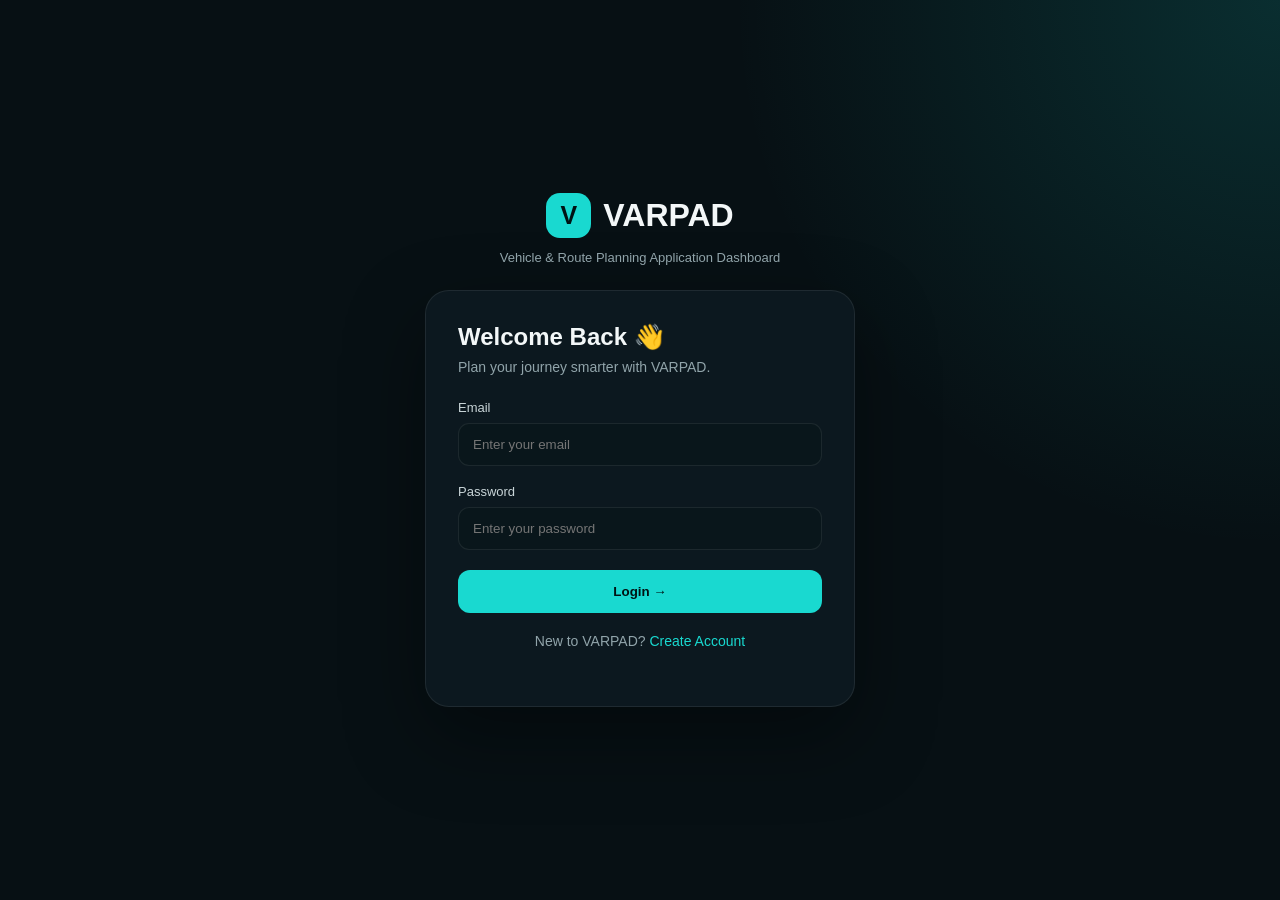
<file: index.html>
<!DOCTYPE html>
<html lang="en">
<head>
    <meta charset="UTF-8">
    <meta name="viewport" content="width=device-width, initial-scale=1.0">

    <title>VARPAD | Login</title>

    <link rel="stylesheet" href="style.css">
</head>

<body class="login-page">

    <div class="login-wrapper">

        <div class="brand-logo">
            <div class="logo-icon">V</div>
            <h1>VARPAD</h1>
        </div>

        <p class="brand-subtitle">
            Vehicle & Route Planning Application Dashboard
        </p>

        <div class="login-card">

            <h2>Welcome Back 👋</h2>

            <p>
                Plan your journey smarter with VARPAD.
            </p>

            <label>Email</label>
            <input
                type="email"
                id="email"
                placeholder="Enter your email"
            >

            <label>Password</label>
            <input
                type="password"
                id="password"
                placeholder="Enter your password"
            >

            <button class="primary-btn" onclick="login()">
                Login →
            </button>

            <p class="register-text">
                New to VARPAD?
                <span onclick="registerUser()">Create Account</span>
            </p>

        </div>

    </div>

    <script src="script.js"></script>

</body>
</html>
</file>
<file: style.css>
* {
    margin: 0;
    padding: 0;
    box-sizing: border-box;
}

:root {
    --bg: #071014;
    --card: #0d1a20;
    --card-light: #12242b;
    --cyan: #19d9d0;
    --cyan-dark: #0ba9a2;
    --text: #f3f7f8;
    --muted: #91a4aa;
    --border: rgba(255,255,255,0.08);
}

body {
    font-family: Arial, Helvetica, sans-serif;
    background: var(--bg);
    color: var(--text);
}


/* ================= LOGIN ================= */

.login-page {
    min-height: 100vh;
    display: flex;
    align-items: center;
    justify-content: center;
    padding: 25px;
    background:
        radial-gradient(
            circle at top right,
            rgba(25,217,208,.15),
            transparent 35%
        ),
        var(--bg);
}

.login-wrapper {
    width: 100%;
    max-width: 430px;
    text-align: center;
}

.brand-logo {
    display: flex;
    justify-content: center;
    align-items: center;
    gap: 12px;
}

.logo-icon {
    width: 45px;
    height: 45px;
    border-radius: 14px;
    display: flex;
    align-items: center;
    justify-content: center;
    background: var(--cyan);
    color: #001313;
    font-size: 25px;
    font-weight: bold;
}

.brand-logo h1 {
    font-size: 32px;
}

.brand-subtitle {
    color: var(--muted);
    margin: 12px 0 25px;
    font-size: 13px;
}

.login-card {
    background: rgba(13,26,32,.95);
    border: 1px solid var(--border);
    border-radius: 24px;
    padding: 32px;
    text-align: left;
    box-shadow: 0 30px 80px rgba(0,0,0,.4);
}

.login-card h2 {
    margin-bottom: 8px;
}

.login-card p {
    color: var(--muted);
    font-size: 14px;
    margin-bottom: 25px;
}

label {
    display: block;
    color: #c9d5d8;
    font-size: 13px;
    margin: 18px 0 8px;
}

input,
select {
    width: 100%;
    padding: 13px 14px;
    border-radius: 11px;
    border: 1px solid var(--border);
    background: #09161b;
    color: white;
    outline: none;
}

input:focus,
select:focus {
    border-color: var(--cyan);
}

.primary-btn,
.find-route-btn,
.save-trip-btn,
.create-btn {
    width: 100%;
    border: none;
    border-radius: 12px;
    padding: 14px;
    margin-top: 20px;
    background: var(--cyan);
    color: #001313;
    font-weight: bold;
    cursor: pointer;
}

.register-text {
    text-align: center;
    margin-top: 20px;
}

.register-text span {
    color: var(--cyan);
    cursor: pointer;
}


/* ================= APP ================= */

.app {
    display: flex;
    min-height: 100vh;
}


/* ================= SIDEBAR ================= */

.sidebar {
    width: 245px;
    position: fixed;
    top: 0;
    bottom: 0;
    left: 0;
    background: #09151a;
    border-right: 1px solid var(--border);
    padding: 25px 16px;
    display: flex;
    flex-direction: column;
}

.sidebar-brand {
    display: flex;
    align-items: center;
    gap: 10px;
    padding: 0 8px 35px;
}

.sidebar-brand h2 {
    font-size: 18px;
}

.sidebar-brand small {
    color: var(--muted);
    font-size: 9px;
}

.sidebar nav {
    display: flex;
    flex-direction: column;
    gap: 8px;
}

.nav-item {
    border: none;
    background: transparent;
    color: var(--muted);
    padding: 13px;
    border-radius: 12px;
    text-align: left;
    cursor: pointer;
    display: flex;
    gap: 12px;
    align-items: center;
}

.nav-item:hover,
.nav-item.active {
    background: rgba(25,217,208,.1);
    color: var(--cyan);
}

.sidebar-bottom {
    margin-top: auto;
}

.profile-mini {
    display: flex;
    align-items: center;
    gap: 10px;
    padding: 15px 8px;
    border-top: 1px solid var(--border);
}

.avatar {
    width: 36px;
    height: 36px;
    border-radius: 50%;
    background: var(--cyan);
    color: #001313;
    display: flex;
    align-items: center;
    justify-content: center;
    font-weight: bold;
}

.profile-mini strong {
    display: block;
    font-size: 12px;
}

.profile-mini small {
    color: var(--muted);
}

.logout-btn {
    width: 100%;
    padding: 10px;
    border: 1px solid var(--border);
    background: transparent;
    color: var(--muted);
    border-radius: 10px;
    cursor: pointer;
}


/* ================= MAIN ================= */

.main-content {
    margin-left: 245px;
    width: calc(100% - 245px);
    padding: 35px;
    max-width: 1600px;
}

.topbar {
    display: flex;
    justify-content: space-between;
    align-items: center;
    gap: 20px;
    margin-bottom: 30px;
}

.welcome-small,
.section-label {
    color: var(--cyan);
    font-size: 10px;
    font-weight: bold;
    letter-spacing: 2px;
}

.topbar h1 {
    font-size: 35px;
    margin: 8px 0;
}

.sub-text {
    color: var(--muted);
    font-size: 14px;
}

.create-btn {
    width: auto;
    padding: 13px 22px;
    margin: 0;
}


/* ================= STATS ================= */

.stats-grid {
    display: grid;
    grid-template-columns: repeat(4,1fr);
    gap: 15px;
    margin-bottom: 45px;
}

.stat-card {
    background: var(--card);
    border: 1px solid var(--border);
    border-radius: 18px;
    padding: 20px;
    display: flex;
    gap: 15px;
    align-items: center;
}

.stat-icon {
    width: 45px;
    height: 45px;
    border-radius: 13px;
    background: rgba(25,217,208,.1);
    display: flex;
    align-items: center;
    justify-content: center;
}

.stat-card span {
    display: block;
    color: var(--muted);
    font-size: 11px;
}

.stat-card strong {
    font-size: 21px;
    display: block;
    margin-top: 5px;
}


/* ================= SECTION ================= */

.section {
    margin-bottom: 45px;
}

.section-heading {
    display: flex;
    justify-content: space-between;
    align-items: end;
    margin-bottom: 18px;
}

.section-heading h2 {
    margin-top: 6px;
    font-size: 23px;
}

.section-heading > span {
    color: var(--muted);
    font-size: 12px;
}


/* ================= DESTINATIONS ================= */

.destination-grid {
    display: grid;
    grid-template-columns: repeat(4,1fr);
    gap: 15px;
}

.destination-card {
    height: 245px;
    border-radius: 18px;
    overflow: hidden;
    position: relative;
    cursor: pointer;
    border: 1px solid var(--border);
}

.destination-card img {
    width: 100%;
    height: 100%;
    object-fit: cover;
    transition: .4s;
}

.destination-card:hover img {
    transform: scale(1.08);
}

.destination-card::after {
    content: "";
    position: absolute;
    inset: 0;
    background: linear-gradient(
        transparent 25%,
        rgba(0,0,0,.9)
    );
}

.destination-overlay {
    position: absolute;
    bottom: 0;
    left: 0;
    right: 0;
    padding: 18px;
    z-index: 2;
}

.destination-overlay span {
    font-size: 11px;
}

.destination-overlay h3 {
    font-size: 21px;
    margin: 5px 0 12px;
}

.destination-overlay button {
    background: rgba(255,255,255,.12);
    border: 1px solid rgba(255,255,255,.15);
    color: white;
    padding: 8px 13px;
    border-radius: 9px;
    cursor: pointer;
}


/* ================= PLANNER ================= */

.planner-section {
    margin-bottom: 45px;
}

.planner-layout {
    display: grid;
    grid-template-columns: 380px 1fr;
    gap: 15px;
}

.planner-form {
    background: var(--card);
    border: 1px solid var(--border);
    border-radius: 20px;
    padding: 23px;
}

.form-header {
    margin-bottom: 15px;
}

.form-header h3 {
    font-size: 20px;
}

.form-header p {
    color: var(--muted);
    font-size: 12px;
    margin-top: 5px;
}

.destination-input {
    display: flex;
    gap: 7px;
    margin-bottom: 8px;
}

.destination-input select {
    flex: 1;
}

.destination-input button {
    width: 40px;
    border: 1px solid var(--border);
    background: transparent;
    color: #ff7777;
    border-radius: 10px;
    cursor: pointer;
}

.add-stop-btn {
    width: 100%;
    padding: 11px;
    border: 1px dashed rgba(25,217,208,.4);
    background: transparent;
    color: var(--cyan);
    border-radius: 10px;
    cursor: pointer;
    margin-top: 5px;
}

.form-two-column {
    display: grid;
    grid-template-columns: 1fr 1fr;
    gap: 10px;
}

.find-route-btn {
    margin-top: 22px;
}


/* ================= MAP ================= */

.map-wrapper {
    min-height: 620px;
    border-radius: 20px;
    overflow: hidden;
    position: relative;
    border: 1px solid var(--border);
}

#map {
    width: 100%;
    height: 100%;
    min-height: 620px;
}

.map-badge {
    position: absolute;
    z-index: 500;
    top: 15px;
    right: 15px;
    background: rgba(7,16,20,.9);
    padding: 10px 13px;
    border-radius: 10px;
    font-size: 11px;
    backdrop-filter: blur(10px);
}

.live-dot {
    width: 7px;
    height: 7px;
    display: inline-block;
    border-radius: 50%;
    background: var(--cyan);
    margin-right: 6px;
}


/* ================= RESULTS ================= */

.results-section {
    margin-bottom: 45px;
}

.result-grid {
    display: grid;
    grid-template-columns: 1.4fr 1fr;
    gap: 15px;
}

.result-card {
    background: var(--card);
    border: 1px solid var(--border);
    border-radius: 20px;
    padding: 25px;
}

.best-route {
    border-color: rgba(25,217,208,.25);
}

.result-title {
    display: flex;
    gap: 12px;
    align-items: center;
}

.result-icon {
    width: 42px;
    height: 42px;
    background: rgba(25,217,208,.1);
    border-radius: 12px;
    display: flex;
    align-items: center;
    justify-content: center;
}

.result-title small {
    color: var(--cyan);
    font-size: 9px;
}

.result-title h3 {
    margin-top: 3px;
}

.route-path {
    margin: 25px 0;
    padding: 14px;
    border-radius: 12px;
    background: #081419;
    color: var(--cyan);
    font-size: 13px;
}

.route-stats {
    display: grid;
    grid-template-columns: 1fr 1fr;
    gap: 10px;
}

.route-stats > div {
    background: var(--card-light);
    padding: 14px;
    border-radius: 12px;
}

.route-stats span,
.cost-breakdown span {
    display: block;
    color: var(--muted);
    font-size: 10px;
}

.route-stats strong {
    display: block;
    margin-top: 5px;
}

.cost-breakdown {
    margin-top: 12px;
}

.cost-breakdown > div {
    display: flex;
    justify-content: space-between;
    padding: 11px 0;
    border-bottom: 1px solid var(--border);
}

.per-person {
    color: var(--cyan);
    font-size: 15px;
}

.per-person strong {
    color: var(--cyan);
}

.eco-message {
    margin: 25px 0;
    padding: 18px;
    border-radius: 14px;
    background: rgba(45,180,100,.08);
}

.eco-message strong {
    color: #7ee69b;
}

.eco-message p {
    color: var(--muted);
    font-size: 12px;
    margin-top: 6px;
}

.eco-number {
    display: flex;
    justify-content: space-between;
    align-items: center;
    padding: 20px 0;
}

.eco-number span {
    color: var(--muted);
}

.eco-number strong {
    color: #7ee69b;
    font-size: 27px;
}

.eco-details {
    display: grid;
    grid-template-columns: repeat(3,1fr);
    gap: 8px;
}

.eco-details div {
    padding: 12px;
    background: var(--card-light);
    border-radius: 10px;
    color: var(--muted);
    font-size: 10px;
}

.eco-details strong {
    display: block;
    color: white;
    margin-top: 6px;
}


/* ================= TRIPS ================= */

.trip-tabs {
    display: flex;
    gap: 5px;
}

.trip-tabs button {
    border: 1px solid var(--border);
    background: transparent;
    color: var(--muted);
    padding: 8px 12px;
    border-radius: 9px;
    cursor: pointer;
}

.trip-tabs button.active {
    background: var(--cyan);
    color: #001313;
}

.empty-trip {
    border: 1px dashed var(--border);
    border-radius: 18px;
    text-align: center;
    padding: 50px;
}

.empty-trip div {
    font-size: 35px;
}

.empty-trip h3 {
    margin: 12px 0 5px;
}

.empty-trip p {
    color: var(--muted);
    font-size: 12px;
}

.trip-card {
    background: var(--card);
    border: 1px solid var(--border);
    padding: 18px;
    border-radius: 15px;
    margin-bottom: 10px;
}

.trip-card-top {
    display: flex;
    justify-content: space-between;
}

.trip-card small {
    color: var(--muted);
}

.trip-card strong {
    color: var(--cyan);
}


/* ================= FOOTER ================= */

footer {
    border-top: 1px solid var(--border);
    padding: 25px 0;
    color: var(--muted);
    text-align: center;
    font-size: 11px;
}


/* ================= RESPONSIVE ================= */

@media(max-width:1100px) {

    .destination-grid {
        grid-template-columns: repeat(2,1fr);
    }

    .stats-grid {
        grid-template-columns: repeat(2,1fr);
    }

    .planner-layout {
        grid-template-columns: 1fr;
    }

    .result-grid {
        grid-template-columns: 1fr;
    }
}


@media(max-width:700px) {

    .sidebar {
        display: none;
    }

    .main-content {
        margin-left: 0;
        width: 100%;
        padding: 20px;
    }

    .topbar {
        display: block;
    }

    .topbar h1 {
        font-size: 27px;
    }

    .create-btn {
        margin-top: 20px;
        width: 100%;
    }

    .stats-grid {
        grid-template-columns: 1fr;
    }

    .destination-grid {
        grid-template-columns: 1fr;
    }

    .form-two-column {
        grid-template-columns: 1fr;
    }

    .map-wrapper,
    #map {
        min-height: 450px;
    }
}
</file>
